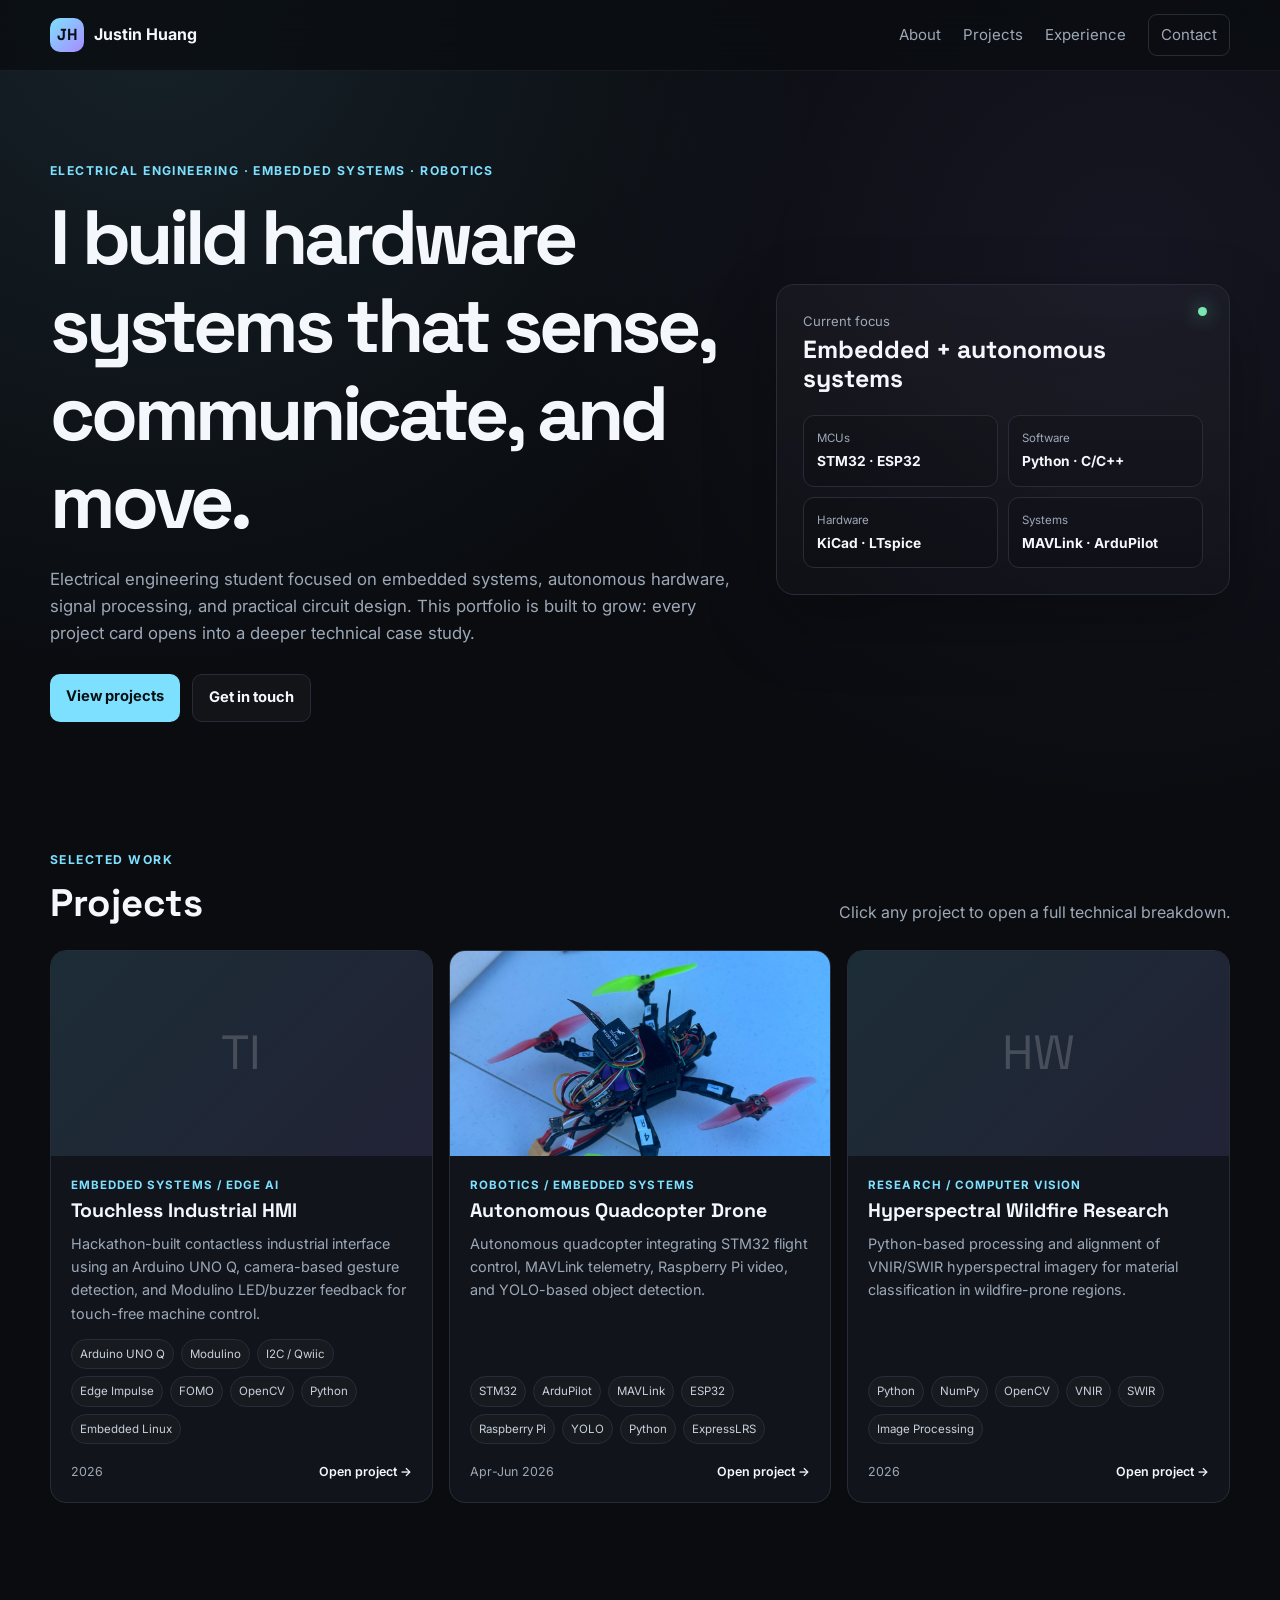
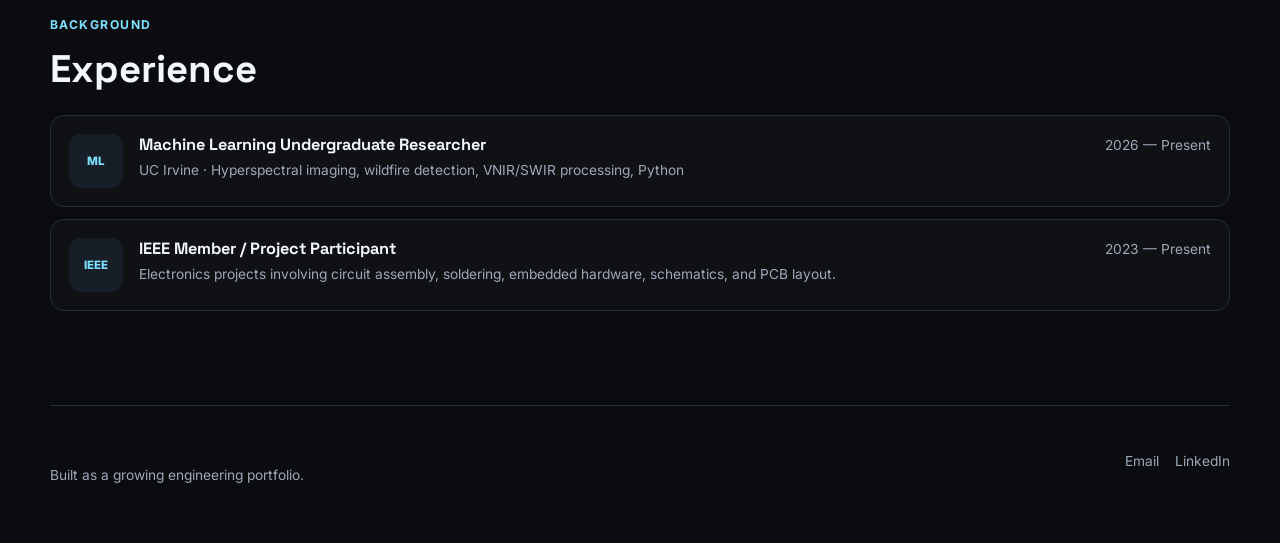
<file: index.html>
<!DOCTYPE html>
<html lang="en">
<head>
  <meta charset="UTF-8" />
  <meta name="viewport" content="width=device-width, initial-scale=1.0" />
  <meta name="description" content="Electrical engineering portfolio showcasing embedded systems, robotics, circuits, and research projects." />
  <title>Justin Huang | Electrical Engineering Portfolio</title>
  <link rel="preconnect" href="https://fonts.googleapis.com">
  <link rel="preconnect" href="https://fonts.gstatic.com" crossorigin>
  <link href="https://fonts.googleapis.com/css2?family=Inter:wght@400;500;600;700&family=Space+Grotesk:wght@500;600;700&display=swap" rel="stylesheet">
  <link rel="stylesheet" href="styles.css" />
</head>
<body>
  <header class="site-header">
    <a class="brand" href="index.html">
      <span class="brand-mark">JH</span>
      <span>Justin Huang</span>
    </a>
    <nav class="nav">
      <a href="#about">About</a>
      <a href="#projects">Projects</a>
      <a href="#experience">Experience</a>
      <a class="nav-cta" href="mailto:justinhuangus@gmail.com">Contact</a>
    </nav>
  </header>

  <main>
    <section class="hero shell" id="about">
      <div class="hero-copy">
        <span class="eyebrow">Electrical Engineering · Embedded Systems · Robotics</span>
        <h1>I build hardware systems that sense, communicate, and move.</h1>
        <p>
          Electrical engineering student focused on embedded systems, autonomous hardware,
          signal processing, and practical circuit design. This portfolio is built to grow:
          every project card opens into a deeper technical case study.
        </p>
        <div class="hero-actions">
          <a class="button primary" href="#projects">View projects</a>
          <a class="button secondary" href="mailto:justinhuangus@gmail.com">Get in touch</a>
        </div>
      </div>
      <div class="hero-panel">
        <div class="status-dot"></div>
        <p class="panel-label">Current focus</p>
        <h2>Embedded + autonomous systems</h2>
        <div class="mini-grid">
          <div><span>MCUs</span><strong>STM32 · ESP32</strong></div>
          <div><span>Software</span><strong>Python · C/C++</strong></div>
          <div><span>Hardware</span><strong>KiCad · LTspice</strong></div>
          <div><span>Systems</span><strong>MAVLink · ArduPilot</strong></div>
        </div>
      </div>
    </section>

    <section class="section shell" id="projects">
      <div class="section-heading">
        <div>
          <span class="eyebrow">Selected work</span>
          <h2>Projects</h2>
        </div>
        <p>Click any project to open a full technical breakdown.</p>
      </div>
      <div class="project-grid" id="project-grid"></div>
    </section>

    <section class="section shell" id="experience">
      <div class="section-heading">
        <div>
          <span class="eyebrow">Background</span>
          <h2>Experience</h2>
        </div>
      </div>

      <div class="timeline">
        <article class="timeline-card">
          <div class="timeline-icon">ML</div>
          <div>
            <div class="timeline-top">
              <h3>Machine Learning Undergraduate Researcher</h3>
              <span>2026 — Present</span>
            </div>
            <p>UC Irvine · Hyperspectral imaging, wildfire detection, VNIR/SWIR processing, Python</p>
          </div>
        </article>

        <article class="timeline-card">
          <div class="timeline-icon">IEEE</div>
          <div>
            <div class="timeline-top">
              <h3>IEEE Member / Project Participant</h3>
              <span>2023 — Present</span>
            </div>
            <p>Electronics projects involving circuit assembly, soldering, embedded hardware, schematics, and PCB layout.</p>
          </div>
        </article>
      </div>
    </section>
  </main>

  <footer class="footer shell">
    <p>Built as a growing engineering portfolio.</p>
    <div>
      <a href="mailto:justinhuangus@gmail.com">Email</a>
      <a href="https://www.linkedin.com/in/justin-huang-729792246/" target="_blank" rel="noopener">LinkedIn</a>
    </div>
  </footer>

  <script src="projects.js"></script>
  <script src="app.js"></script>
</body>
</html>
</file>
<file: styles.css>
:root {
  --bg: #0a0c10;
  --panel: #11151b;
  --panel-2: #161b22;
  --border: #262d38;
  --text: #f4f7fb;
  --muted: #9da8b7;
  --accent: #7ee0ff;
  --accent-2: #a88cff;
  --success: #78e6b1;
  --max: 1180px;
}

* { box-sizing: border-box; }

html { scroll-behavior: smooth; }

body {
  margin: 0;
  color: var(--text);
  background:
    radial-gradient(circle at 12% 0%, rgba(126,224,255,.10), transparent 28%),
    radial-gradient(circle at 88% 12%, rgba(168,140,255,.08), transparent 26%),
    var(--bg);
  font-family: Inter, system-ui, sans-serif;
  line-height: 1.6;
}

a { color: inherit; text-decoration: none; }

.shell {
  width: min(calc(100% - 40px), var(--max));
  margin-inline: auto;
}

.site-header {
  position: sticky;
  top: 0;
  z-index: 20;
  display: flex;
  align-items: center;
  justify-content: space-between;
  padding: 14px max(20px, calc((100vw - var(--max))/2));
  background: rgba(10,12,16,.76);
  border-bottom: 1px solid rgba(255,255,255,.06);
  backdrop-filter: blur(16px);
}

.brand {
  display: inline-flex;
  align-items: center;
  gap: 10px;
  font-weight: 700;
}

.brand-mark {
  display: grid;
  place-items: center;
  width: 34px;
  height: 34px;
  border-radius: 10px;
  background: linear-gradient(135deg, var(--accent), var(--accent-2));
  color: #071016;
  font-family: "Space Grotesk", sans-serif;
  font-weight: 800;
}

.nav {
  display: flex;
  align-items: center;
  gap: 22px;
  color: var(--muted);
  font-size: .94rem;
}

.nav a:hover { color: var(--text); }

.nav-cta {
  padding: 8px 12px;
  border: 1px solid var(--border);
  border-radius: 9px;
}

.hero {
  display: grid;
  grid-template-columns: 1.35fr .9fr;
  gap: 44px;
  align-items: center;
  min-height: 72vh;
  padding-block: 86px 70px;
}

.eyebrow {
  display: inline-block;
  margin-bottom: 12px;
  color: var(--accent);
  text-transform: uppercase;
  letter-spacing: .12em;
  font-size: .76rem;
  font-weight: 700;
}

h1, h2, h3 {
  margin-top: 0;
  font-family: "Space Grotesk", Inter, sans-serif;
  line-height: 1.15;
}

h1 {
  max-width: 820px;
  margin-bottom: 20px;
  font-size: clamp(2.7rem, 6vw, 5.2rem);
  letter-spacing: -.055em;
}

.hero-copy p {
  max-width: 720px;
  margin-bottom: 28px;
  color: var(--muted);
  font-size: 1.05rem;
}

.hero-actions {
  display: flex;
  gap: 12px;
  flex-wrap: wrap;
}

.button {
  padding: 11px 16px;
  border-radius: 10px;
  font-weight: 700;
  font-size: .92rem;
}

.primary {
  color: #061014;
  background: var(--accent);
}

.secondary {
  background: rgba(255,255,255,.03);
  border: 1px solid var(--border);
}

.hero-panel {
  position: relative;
  padding: 26px;
  border: 1px solid var(--border);
  border-radius: 18px;
  background: linear-gradient(180deg, rgba(255,255,255,.03), rgba(255,255,255,.01));
  box-shadow: 0 26px 70px rgba(0,0,0,.3);
}

.status-dot {
  position: absolute;
  top: 22px;
  right: 22px;
  width: 9px;
  height: 9px;
  border-radius: 50%;
  background: var(--success);
  box-shadow: 0 0 18px rgba(120,230,177,.7);
}

.panel-label {
  margin: 0 0 4px;
  color: var(--muted);
  font-size: .82rem;
}

.hero-panel h2 { margin-bottom: 22px; font-size: 1.55rem; }

.mini-grid {
  display: grid;
  grid-template-columns: 1fr 1fr;
  gap: 10px;
}

.mini-grid div {
  padding: 13px;
  border: 1px solid var(--border);
  border-radius: 11px;
  background: rgba(0,0,0,.14);
}

.mini-grid span,
.mini-grid strong {
  display: block;
}

.mini-grid span {
  color: var(--muted);
  font-size: .72rem;
}

.mini-grid strong {
  margin-top: 3px;
  font-size: .86rem;
}

.section { padding-block: 54px; }

.section-heading {
  display: flex;
  align-items: end;
  justify-content: space-between;
  gap: 20px;
  margin-bottom: 24px;
}

.section-heading h2 {
  margin-bottom: 0;
  font-size: clamp(1.9rem, 3vw, 2.6rem);
}

.section-heading p {
  max-width: 420px;
  margin: 0;
  color: var(--muted);
  text-align: right;
}

.project-grid {
  display: grid;
  grid-template-columns: repeat(3, 1fr);
  gap: 16px;
}

.project-card {
  display: flex;
  flex-direction: column;
  min-height: 420px;
  overflow: hidden;
  border: 1px solid var(--border);
  border-radius: 16px;
  background: var(--panel);
  transition: transform .2s ease, border-color .2s ease, background .2s ease;
}

.project-card:hover {
  transform: translateY(-4px);
  border-color: #3b4655;
  background: var(--panel-2);
}

.project-image {
  height: 205px;
  overflow: hidden;
  background:
    linear-gradient(135deg, rgba(126,224,255,.12), rgba(168,140,255,.12)),
    #0f141a;
}

.project-image img {
  width: 100%;
  height: 100%;
  display: block;
  object-fit: cover;
}

.project-placeholder {
  display: grid;
  place-items: center;
  height: 100%;
  font-family: "Space Grotesk";
  font-size: 3rem;
  color: rgba(255,255,255,.18);
}

.project-body {
  display: flex;
  flex-direction: column;
  flex: 1;
  padding: 20px;
}

.project-kicker {
  margin-bottom: 6px;
  color: var(--accent);
  font-size: .72rem;
  font-weight: 700;
  text-transform: uppercase;
  letter-spacing: .09em;
}

.project-card h3 {
  margin-bottom: 10px;
  font-size: 1.22rem;
}

.project-card p {
  margin-top: 0;
  color: var(--muted);
  font-size: .9rem;
}

.tags {
  display: flex;
  flex-wrap: wrap;
  gap: 7px;
  margin-top: auto;
}

.tag {
  padding: 5px 8px;
  color: #c7d0da;
  border: 1px solid var(--border);
  border-radius: 999px;
  background: rgba(255,255,255,.025);
  font-size: .72rem;
}

.card-footer {
  display: flex;
  justify-content: space-between;
  align-items: center;
  margin-top: 18px;
  color: var(--muted);
  font-size: .78rem;
}

.open-label { color: var(--text); font-weight: 600; }

.timeline {
  display: grid;
  gap: 12px;
}

.timeline-card {
  display: grid;
  grid-template-columns: 54px 1fr;
  gap: 16px;
  padding: 18px;
  border: 1px solid var(--border);
  border-radius: 14px;
  background: rgba(255,255,255,.018);
}

.timeline-icon {
  display: grid;
  place-items: center;
  width: 54px;
  height: 54px;
  border-radius: 12px;
  background: #171e27;
  color: var(--accent);
  font-weight: 800;
  font-size: .72rem;
}

.timeline-top {
  display: flex;
  align-items: baseline;
  justify-content: space-between;
  gap: 20px;
}

.timeline-top h3 { margin-bottom: 4px; font-size: 1.02rem; }

.timeline-top span,
.timeline-card p {
  color: var(--muted);
  font-size: .86rem;
}

.timeline-card p { margin: 0; }

.footer {
  display: flex;
  justify-content: space-between;
  gap: 20px;
  padding-block: 44px;
  margin-top: 40px;
  color: var(--muted);
  border-top: 1px solid var(--border);
  font-size: .86rem;
}

.footer div { display: flex; gap: 16px; }

/* Detail page */
.project-hero {
  padding-block: 76px 38px;
}

.back-link {
  display: inline-block;
  margin-bottom: 26px;
  color: var(--muted);
  font-size: .88rem;
}

.project-title-wrap {
  display: grid;
  grid-template-columns: 1.2fr .8fr;
  gap: 34px;
  align-items: end;
}

.project-title-wrap h1 {
  margin-bottom: 14px;
  font-size: clamp(2.5rem, 5vw, 4.8rem);
}

.project-lede {
  max-width: 760px;
  color: var(--muted);
  font-size: 1.05rem;
}

.metrics {
  display: grid;
  grid-template-columns: repeat(2, 1fr);
  gap: 10px;
}

.metric {
  padding: 15px;
  border: 1px solid var(--border);
  border-radius: 12px;
  background: var(--panel);
}

.metric strong,
.metric span { display: block; }

.metric strong {
  font-family: "Space Grotesk";
  font-size: 1.25rem;
}

.metric span {
  margin-top: 3px;
  color: var(--muted);
  font-size: .75rem;
}

.detail-cover {
  width: min(calc(100% - 40px), var(--max));
  height: min(54vw, 570px);
  margin: 18px auto 0;
  overflow: hidden;
  border: 1px solid var(--border);
  border-radius: 18px;
  background: var(--panel);
}

.detail-cover img {
  width: 100%;
  height: 100%;
  object-fit: cover;
}

.detail-placeholder {
  display: grid;
  place-items: center;
  height: 100%;
  color: var(--muted);
}

.detail-grid {
  display: grid;
  grid-template-columns: 1.2fr .8fr;
  gap: 30px;
}

.detail-block {
  padding: 24px;
  border: 1px solid var(--border);
  border-radius: 14px;
  background: rgba(255,255,255,.018);
}

.detail-block h2 { margin-bottom: 12px; font-size: 1.4rem; }
.detail-block p { color: var(--muted); }
.detail-block ul { color: var(--muted); padding-left: 19px; }

.architecture {
  display: grid;
  gap: 10px;
  margin-top: 18px;
}

.arch-node {
  padding: 12px 14px;
  border: 1px solid var(--border);
  border-radius: 10px;
  background: #0d1117;
}

.arch-arrow {
  color: var(--accent);
  text-align: center;
  font-weight: 800;
}

@media (max-width: 900px) {
  .hero,
  .project-title-wrap,
  .detail-grid {
    grid-template-columns: 1fr;
  }

  .project-grid { grid-template-columns: 1fr 1fr; }
  .hero { min-height: auto; }
  .section-heading { align-items: start; }
  .section-heading p { text-align: left; }
}

@media (max-width: 650px) {
  .site-header { align-items: flex-start; gap: 14px; }
  .nav { gap: 12px; flex-wrap: wrap; justify-content: flex-end; }
  .nav-cta { display: none; }
  .hero { padding-top: 58px; }
  .project-grid { grid-template-columns: 1fr; }
  .mini-grid { grid-template-columns: 1fr; }
  .timeline-top { flex-direction: column; gap: 2px; }
  .footer { flex-direction: column; }
}


.project-actions {
  margin-top: 22px;
}

.demo-button {
  display: inline-flex;
  align-items: center;
  gap: 8px;
}

.gallery-grid {
  display: grid;
  grid-template-columns: repeat(3, 1fr);
  gap: 16px;
}

.gallery-card {
  margin: 0;
  overflow: hidden;
  border: 1px solid var(--border);
  border-radius: 14px;
  background: var(--panel);
}

.gallery-card img {
  width: 100%;
  height: 280px;
  display: block;
  object-fit: cover;
}

.gallery-card figcaption {
  padding: 14px 15px 16px;
  color: var(--muted);
  font-size: .84rem;
}

.gallery-card:nth-child(3) {
  grid-column: span 2;
}

.gallery-card:nth-child(3) img {
  height: 360px;
  object-fit: contain;
  background: #0d1117;
}

@media (max-width: 900px) {
  .gallery-grid {
    grid-template-columns: 1fr 1fr;
  }

  .gallery-card:nth-child(3) {
    grid-column: 1 / -1;
  }
}

@media (max-width: 650px) {
  .gallery-grid {
    grid-template-columns: 1fr;
  }

  .gallery-card:nth-child(3) {
    grid-column: auto;
  }

  .gallery-card img,
  .gallery-card:nth-child(3) img {
    height: auto;
  }
}
</file>
